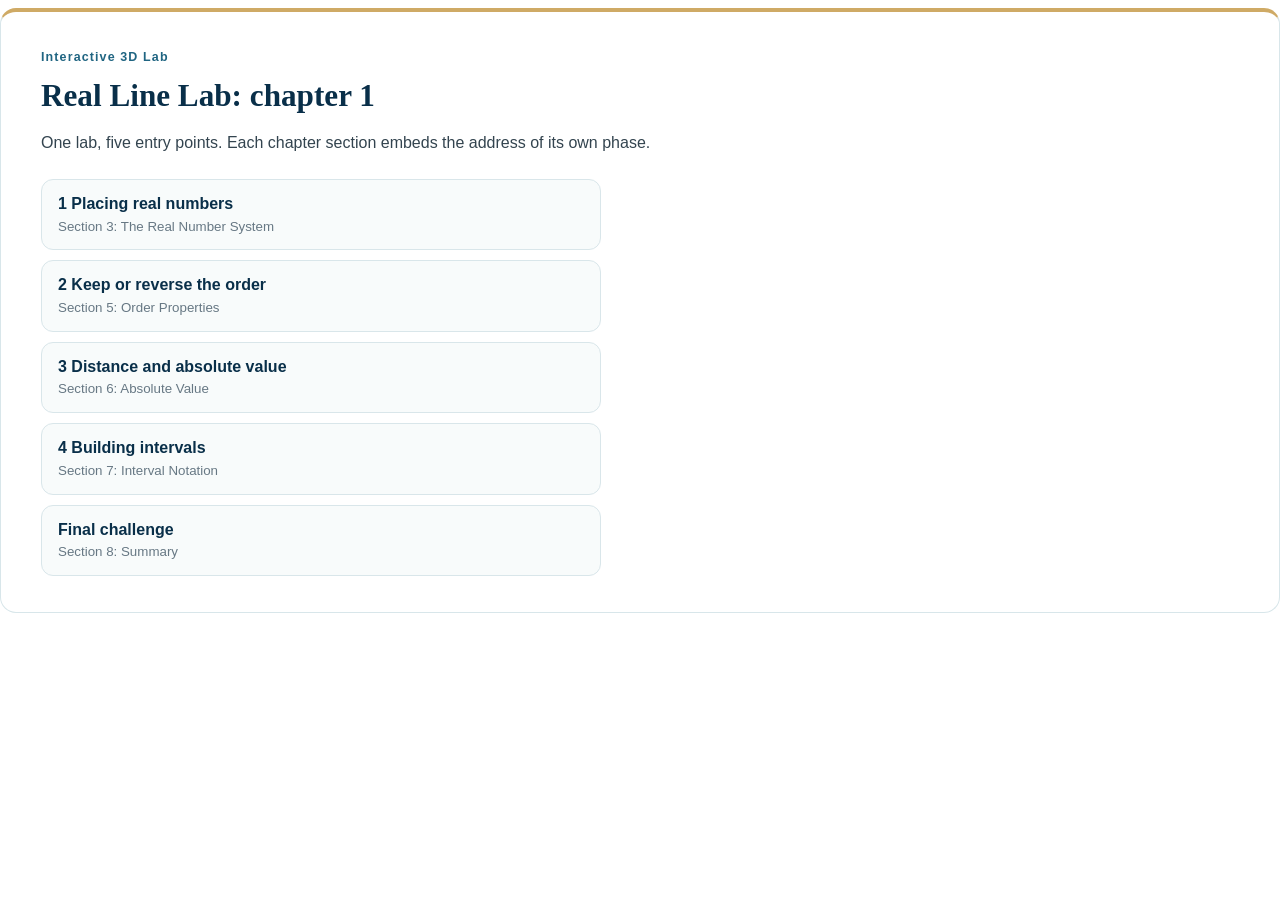
<file: cap01/index.html>
<!DOCTYPE html>
<html lang="en">
<head>
<meta charset="utf-8">
<meta name="viewport" content="width=device-width, initial-scale=1">
<title>Real Line Lab: all phases</title>
<link rel="stylesheet" href="shared/style.css">
<style>#u3d-lab-section .rl-menu{display:grid;gap:10px;max-width:560px}#u3d-lab-section .rl-menu a{display:block;text-decoration:none;color:var(--u-title);border:1px solid var(--u-line);border-radius:12px;padding:12px 16px;background:var(--u-item)}#u3d-lab-section .rl-menu a:hover{border-color:var(--u-primary);background:#fff}#u3d-lab-section .rl-menu small{display:block;color:var(--u-muted)}</style>
</head>
<body>
<section id="u3d-lab-section"><div class="u3d">
<div class="u3d-head"><span class="u3d-kicker">Interactive 3D Lab</span><h3>Real Line Lab: chapter 1</h3>
<p>One lab, five entry points. Each chapter section embeds the address of its own phase.</p></div>
<nav class="rl-menu">
<a href="locate/"><strong>1 Placing real numbers</strong><small>Section 3: The Real Number System</small></a>
<a href="order/"><strong>2 Keep or reverse the order</strong><small>Section 5: Order Properties</small></a>
<a href="distance/"><strong>3 Distance and absolute value</strong><small>Section 6: Absolute Value</small></a>
<a href="intervals/"><strong>4 Building intervals</strong><small>Section 7: Interval Notation</small></a>
<a href="challenge/"><strong>Final challenge</strong><small>Section 8: Summary</small></a>
</nav></div></section>
</body>
</html>
</file>
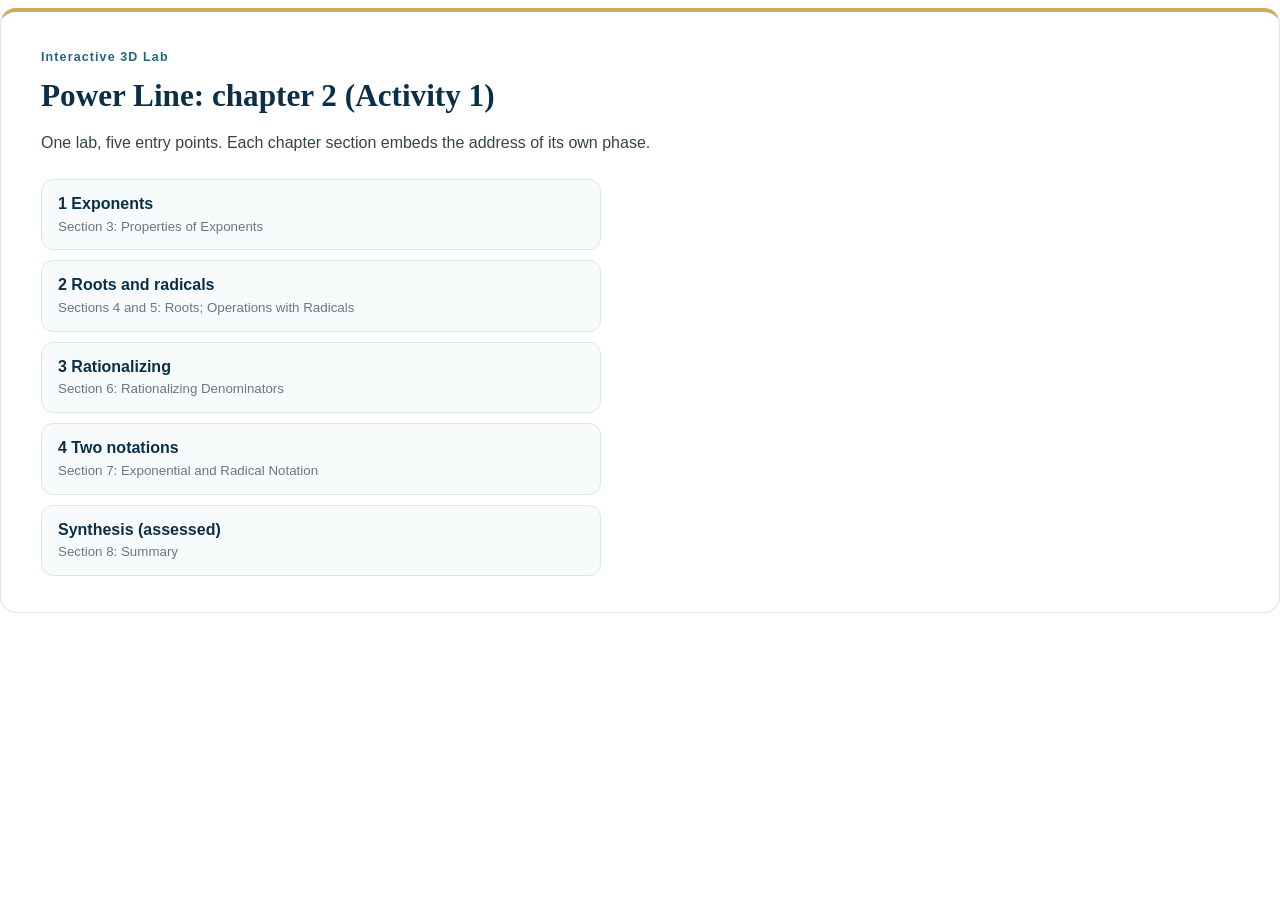
<file: cap02/index.html>
<!DOCTYPE html>
<html lang="en">
<head>
<meta charset="utf-8">
<meta name="viewport" content="width=device-width, initial-scale=1">
<title>Power Line: all phases</title>
<link rel="stylesheet" href="shared/style.css">
<style>#u3d-lab-section .rl-menu{display:grid;gap:10px;max-width:560px}#u3d-lab-section .rl-menu a{display:block;text-decoration:none;color:var(--u-title);border:1px solid var(--u-line);border-radius:12px;padding:12px 16px;background:var(--u-item)}#u3d-lab-section .rl-menu a:hover{border-color:var(--u-primary);background:#fff}#u3d-lab-section .rl-menu small{display:block;color:var(--u-muted)}</style>
</head>
<body>
<section id="u3d-lab-section"><div class="u3d">
<div class="u3d-head"><span class="u3d-kicker">Interactive 3D Lab</span><h3>Power Line: chapter 2 (Activity 1)</h3>
<p>One lab, five entry points. Each chapter section embeds the address of its own phase.</p></div>
<nav class="rl-menu">
<a href="powers/"><strong>1 Exponents</strong><small>Section 3: Properties of Exponents</small></a>
<a href="radicals/"><strong>2 Roots and radicals</strong><small>Sections 4 and 5: Roots; Operations with Radicals</small></a>
<a href="rationalize/"><strong>3 Rationalizing</strong><small>Section 6: Rationalizing Denominators</small></a>
<a href="notation/"><strong>4 Two notations</strong><small>Section 7: Exponential and Radical Notation</small></a>
<a href="synthesis/"><strong>Synthesis (assessed)</strong><small>Section 8: Summary</small></a>
</nav></div></section>
</body>
</html>
</file>
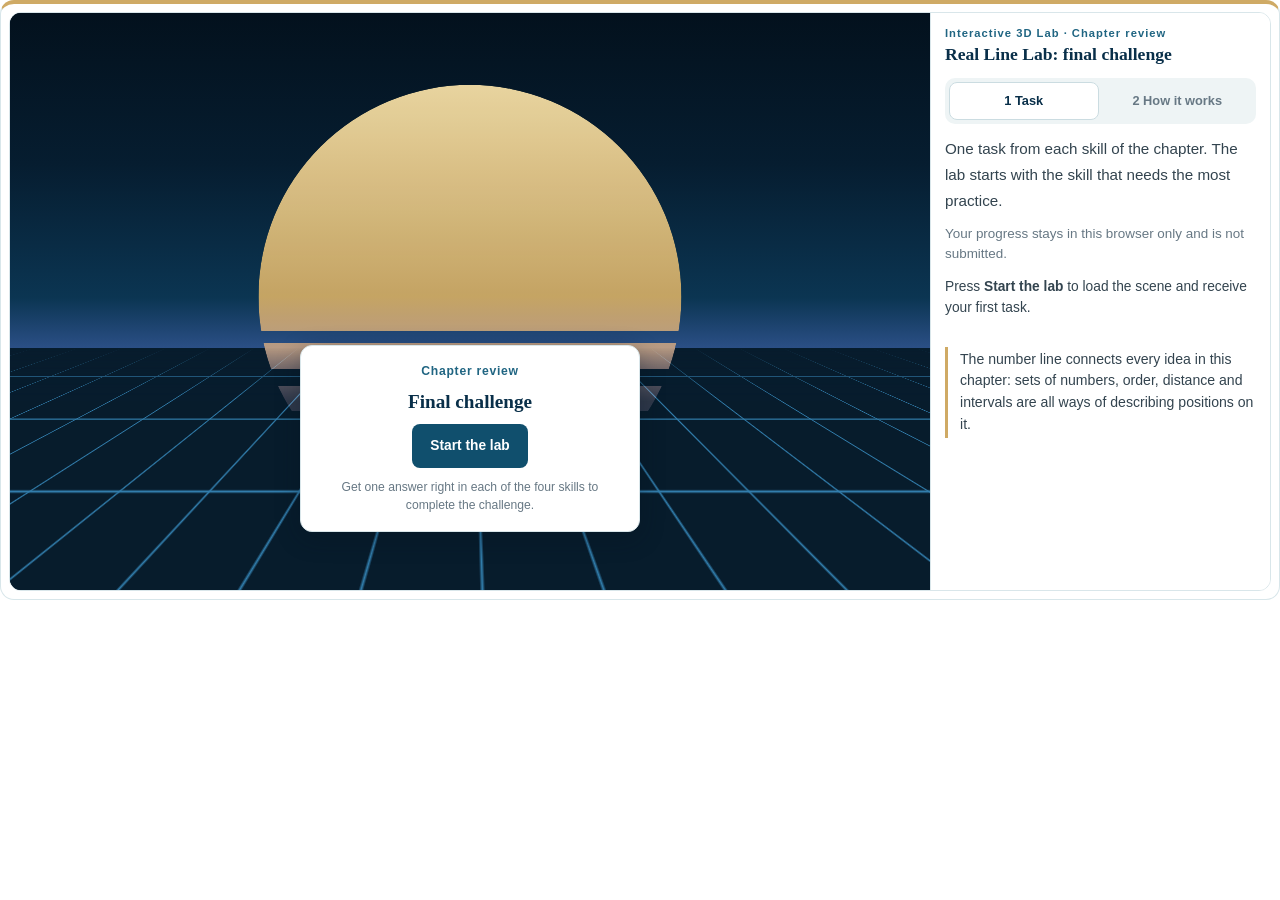
<file: cap01/challenge/index.html>
<!DOCTYPE html>
<html lang="en">
<head>
<meta charset="utf-8">
<meta name="viewport" content="width=device-width, initial-scale=1">
<title>Real Line Lab: challenge</title>
<link rel="stylesheet" href="../shared/style.css?v=20261124i">
</head>
<body>
<div id="rl-root"></div>
<script>window.RL_PHASE = 'challenge';</script>
<script src="../shared/content.js?v=20261124i"></script>
<script src="../shared/engine.js?v=20261124i"></script>
</body>
</html>
</file>
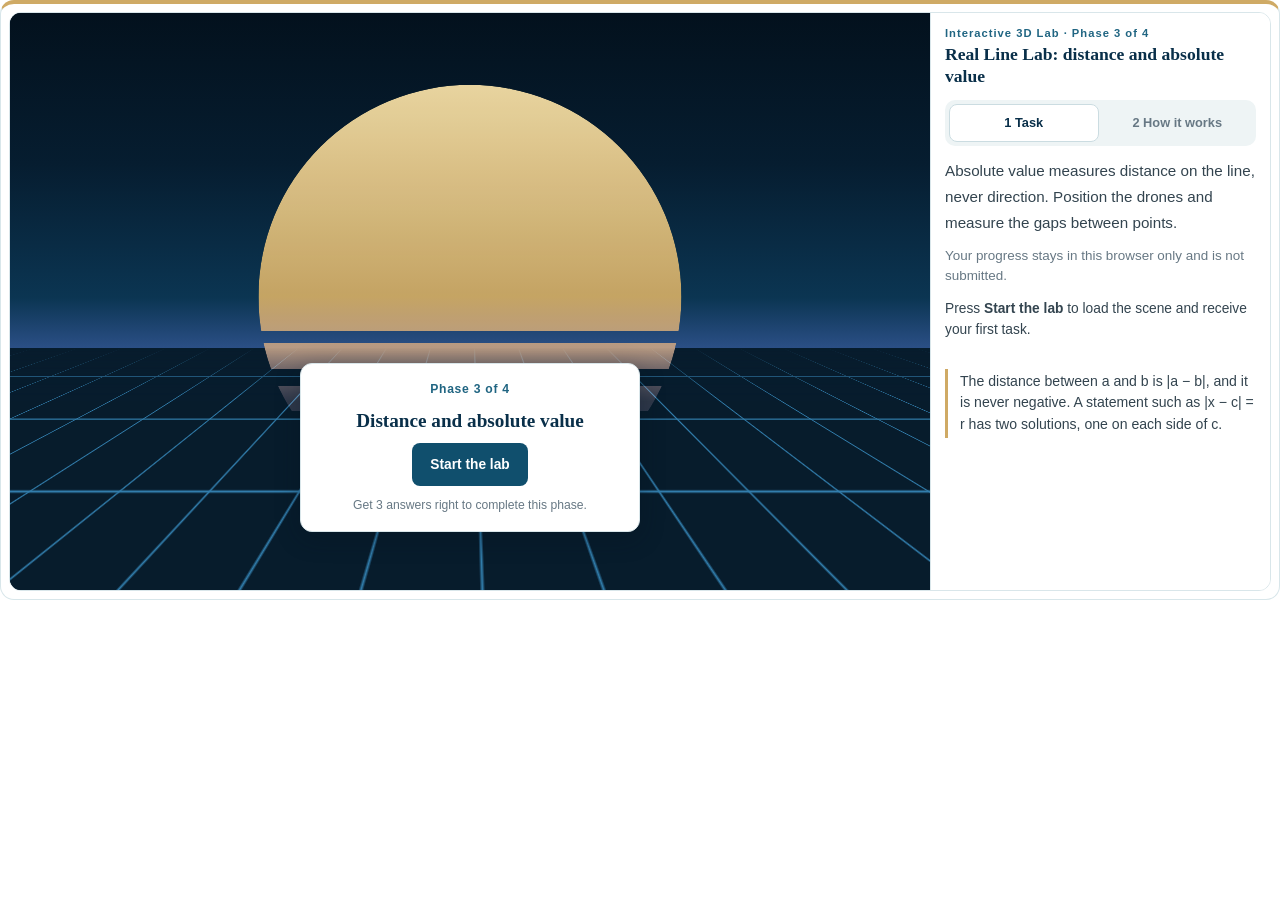
<file: cap01/distance/index.html>
<!DOCTYPE html>
<html lang="en">
<head>
<meta charset="utf-8">
<meta name="viewport" content="width=device-width, initial-scale=1">
<title>Real Line Lab: distance</title>
<link rel="stylesheet" href="../shared/style.css?v=20261124i">
</head>
<body>
<div id="rl-root"></div>
<script>window.RL_PHASE = 'distance';</script>
<script src="../shared/content.js?v=20261124i"></script>
<script src="../shared/engine.js?v=20261124i"></script>
</body>
</html>
</file>
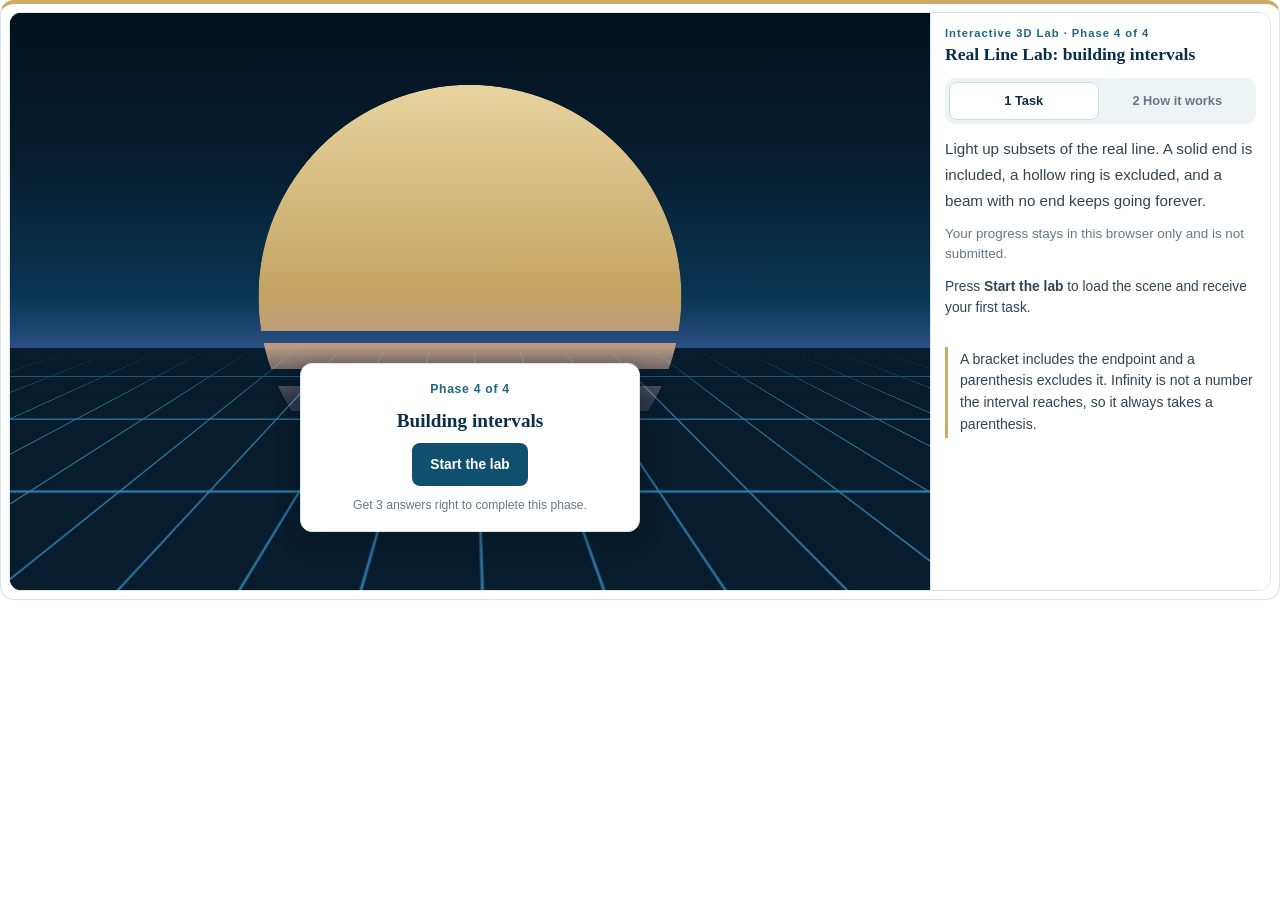
<file: cap01/intervals/index.html>
<!DOCTYPE html>
<html lang="en">
<head>
<meta charset="utf-8">
<meta name="viewport" content="width=device-width, initial-scale=1">
<title>Real Line Lab: intervals</title>
<link rel="stylesheet" href="../shared/style.css?v=20261124i">
</head>
<body>
<div id="rl-root"></div>
<script>window.RL_PHASE = 'intervals';</script>
<script src="../shared/content.js?v=20261124i"></script>
<script src="../shared/engine.js?v=20261124i"></script>
</body>
</html>
</file>
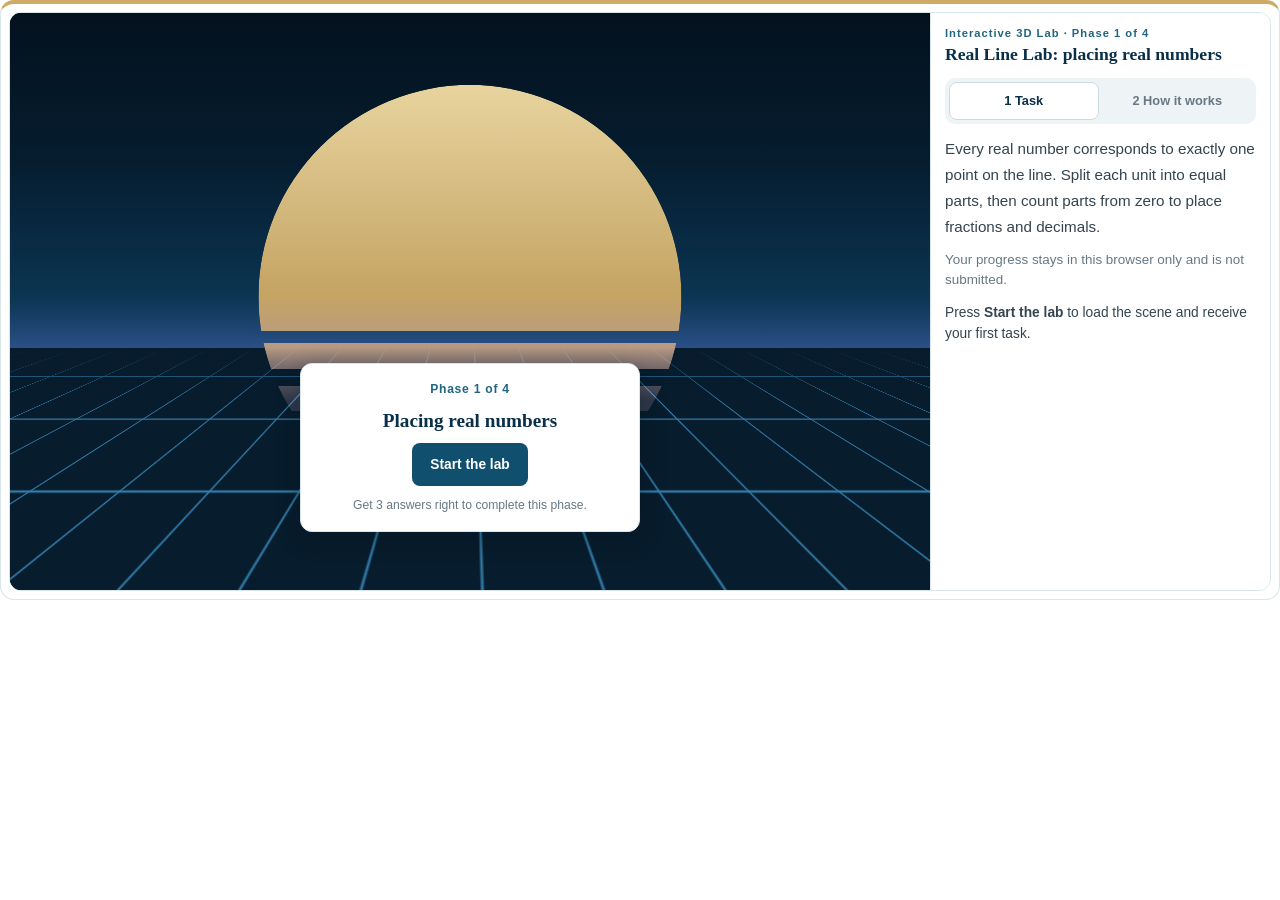
<file: cap01/locate/index.html>
<!DOCTYPE html>
<html lang="en">
<head>
<meta charset="utf-8">
<meta name="viewport" content="width=device-width, initial-scale=1">
<title>Real Line Lab: locate</title>
<link rel="stylesheet" href="../shared/style.css?v=20261124i">
</head>
<body>
<div id="rl-root"></div>
<script>window.RL_PHASE = 'locate';</script>
<script src="../shared/content.js?v=20261124i"></script>
<script src="../shared/engine.js?v=20261124i"></script>
</body>
</html>
</file>
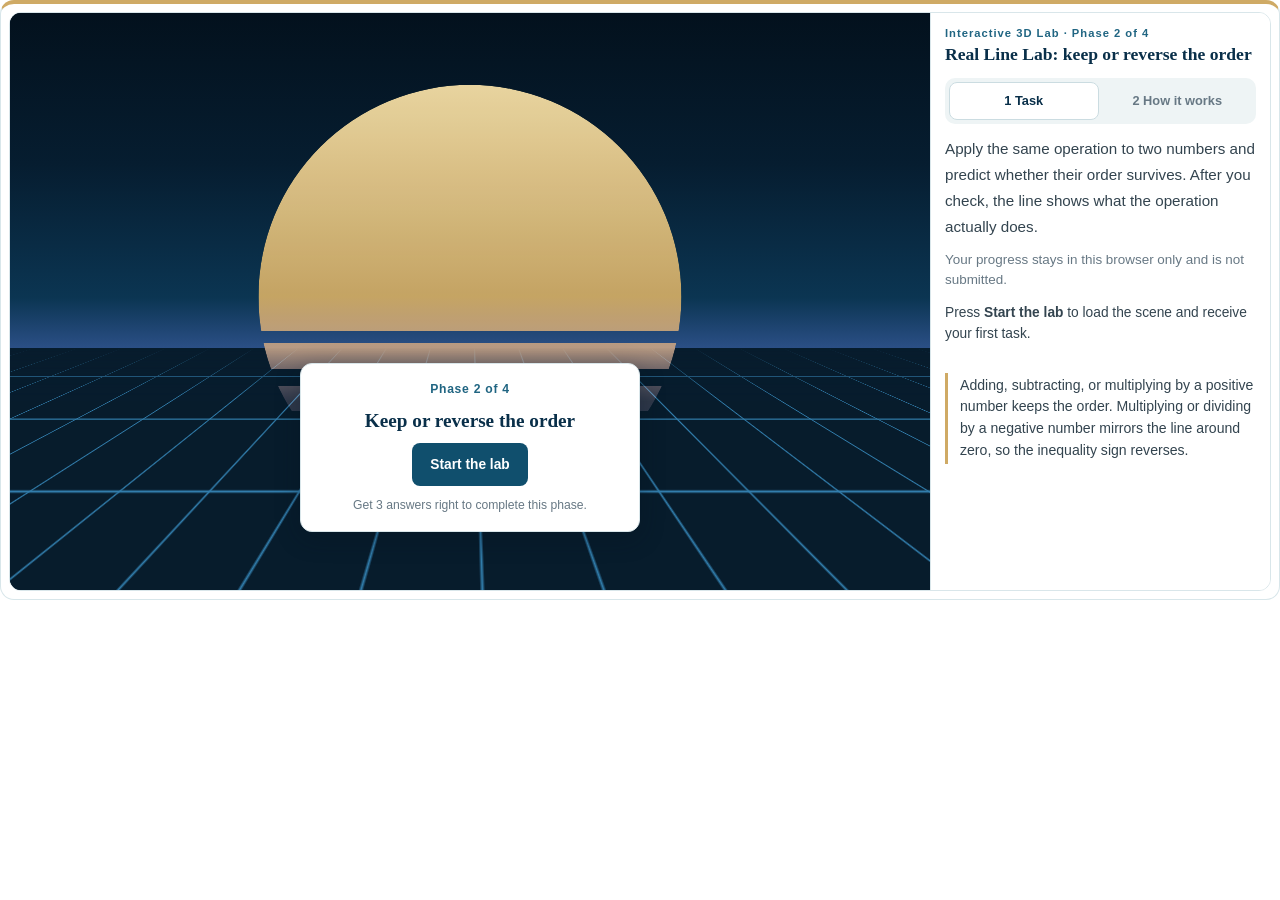
<file: cap01/order/index.html>
<!DOCTYPE html>
<html lang="en">
<head>
<meta charset="utf-8">
<meta name="viewport" content="width=device-width, initial-scale=1">
<title>Real Line Lab: order</title>
<link rel="stylesheet" href="../shared/style.css?v=20261124i">
</head>
<body>
<div id="rl-root"></div>
<script>window.RL_PHASE = 'order';</script>
<script src="../shared/content.js?v=20261124i"></script>
<script src="../shared/engine.js?v=20261124i"></script>
</body>
</html>
</file>
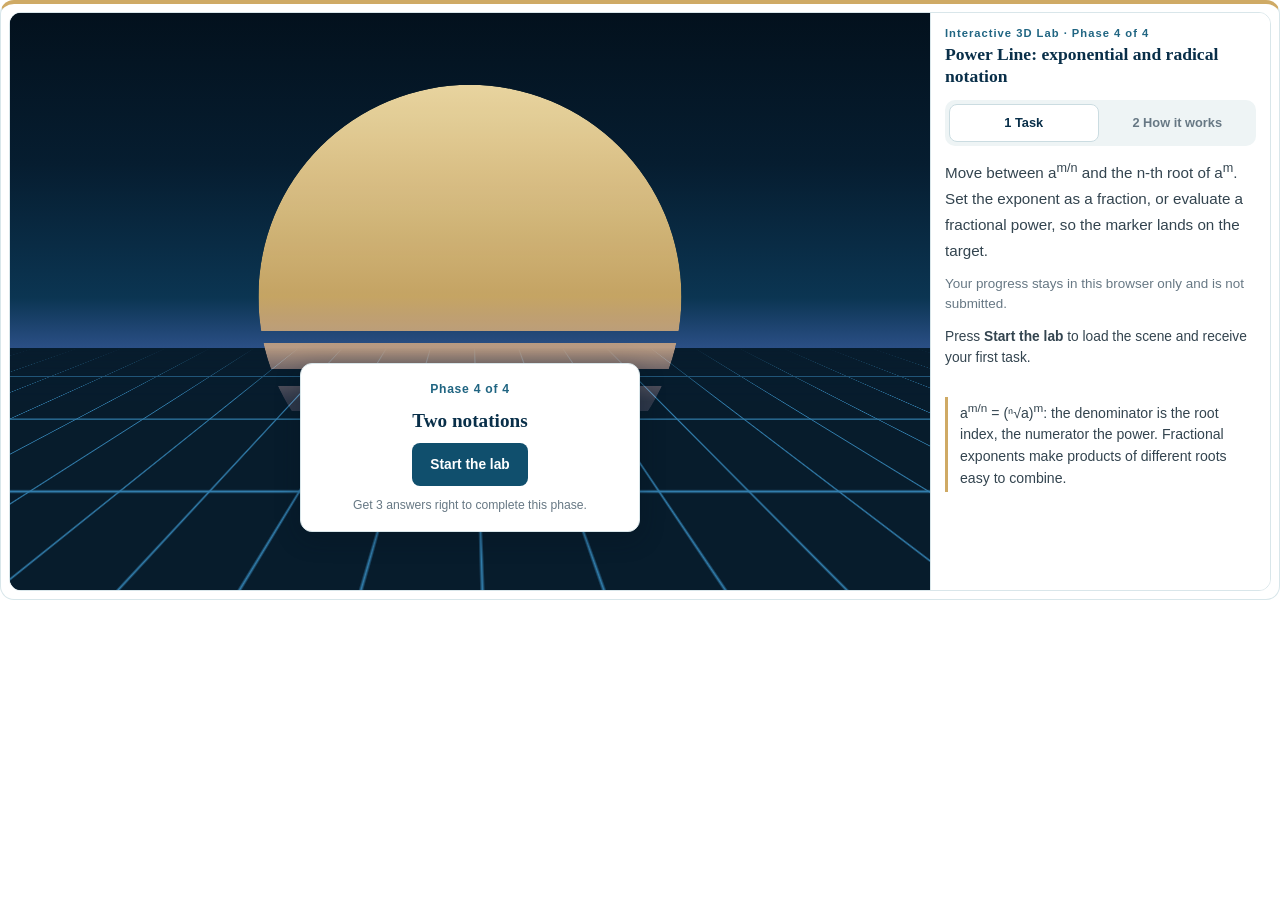
<file: cap02/notation/index.html>
<!DOCTYPE html>
<html lang="en">
<head>
<meta charset="utf-8">
<meta name="viewport" content="width=device-width, initial-scale=1">
<title>Power Line: notation</title>
<link rel="stylesheet" href="../shared/style.css?v=20261124b">
</head>
<body>
<div id="rl-root"></div>
<script>window.RL_PHASE = 'notation';</script>
<script src="../shared/content.js?v=20261124b"></script>
<script src="../shared/content2.js?v=20261124b"></script>
<script src="../shared/engine.js?v=20261124b"></script>
</body>
</html>
</file>
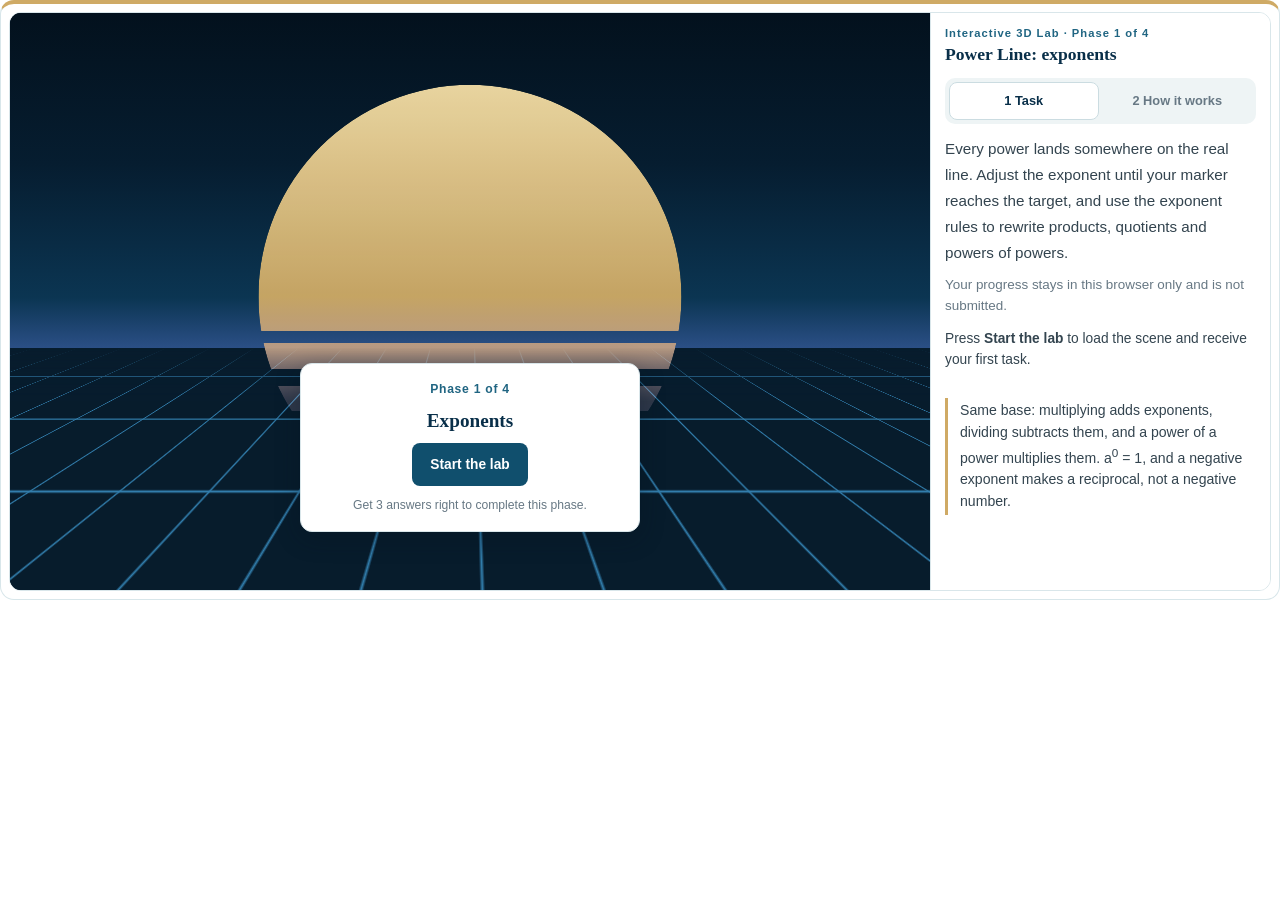
<file: cap02/powers/index.html>
<!DOCTYPE html>
<html lang="en">
<head>
<meta charset="utf-8">
<meta name="viewport" content="width=device-width, initial-scale=1">
<title>Power Line: powers</title>
<link rel="stylesheet" href="../shared/style.css?v=20261124b">
</head>
<body>
<div id="rl-root"></div>
<script>window.RL_PHASE = 'powers';</script>
<script src="../shared/content.js?v=20261124b"></script>
<script src="../shared/content2.js?v=20261124b"></script>
<script src="../shared/engine.js?v=20261124b"></script>
</body>
</html>
</file>
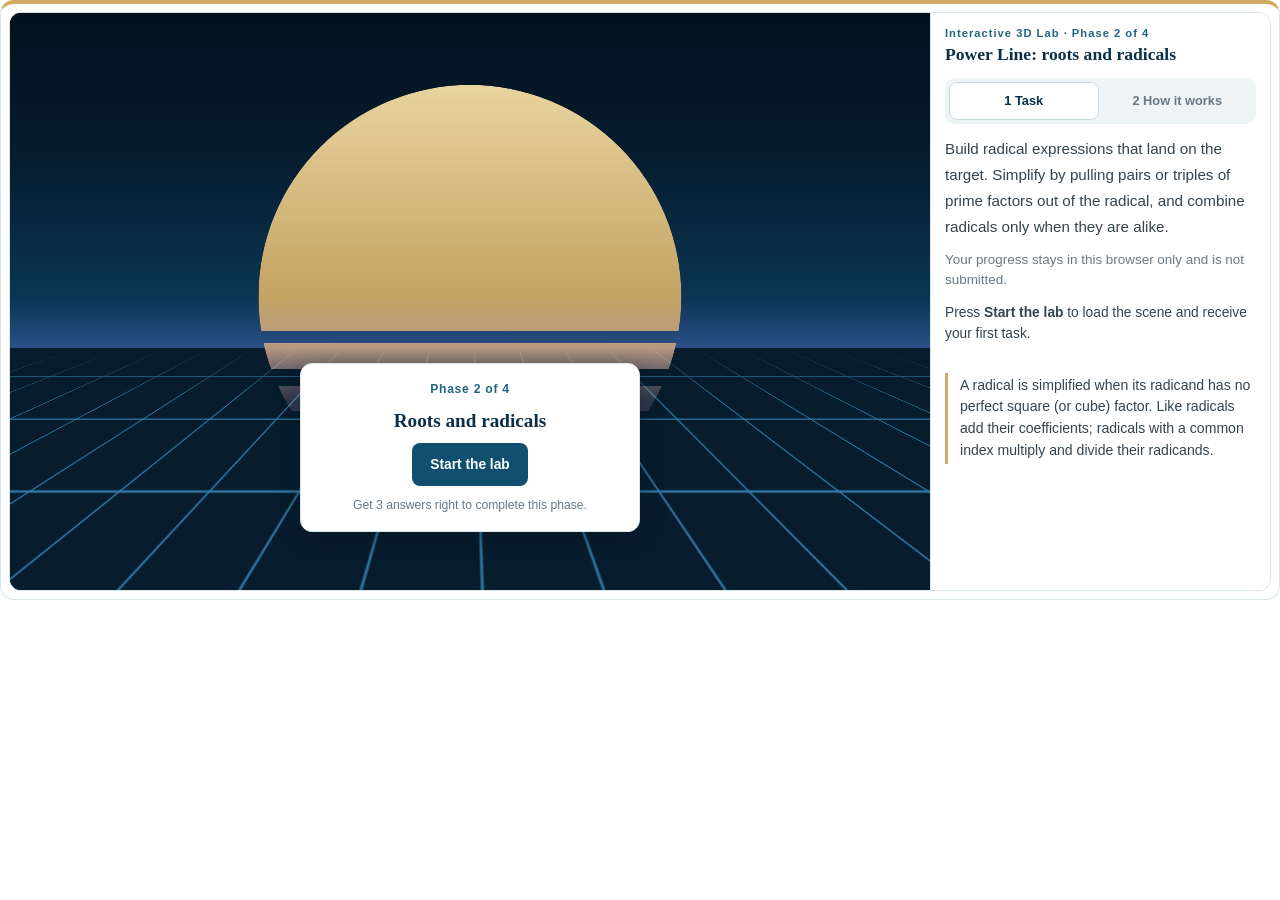
<file: cap02/radicals/index.html>
<!DOCTYPE html>
<html lang="en">
<head>
<meta charset="utf-8">
<meta name="viewport" content="width=device-width, initial-scale=1">
<title>Power Line: radicals</title>
<link rel="stylesheet" href="../shared/style.css?v=20261124b">
</head>
<body>
<div id="rl-root"></div>
<script>window.RL_PHASE = 'radicals';</script>
<script src="../shared/content.js?v=20261124b"></script>
<script src="../shared/content2.js?v=20261124b"></script>
<script src="../shared/engine.js?v=20261124b"></script>
</body>
</html>
</file>
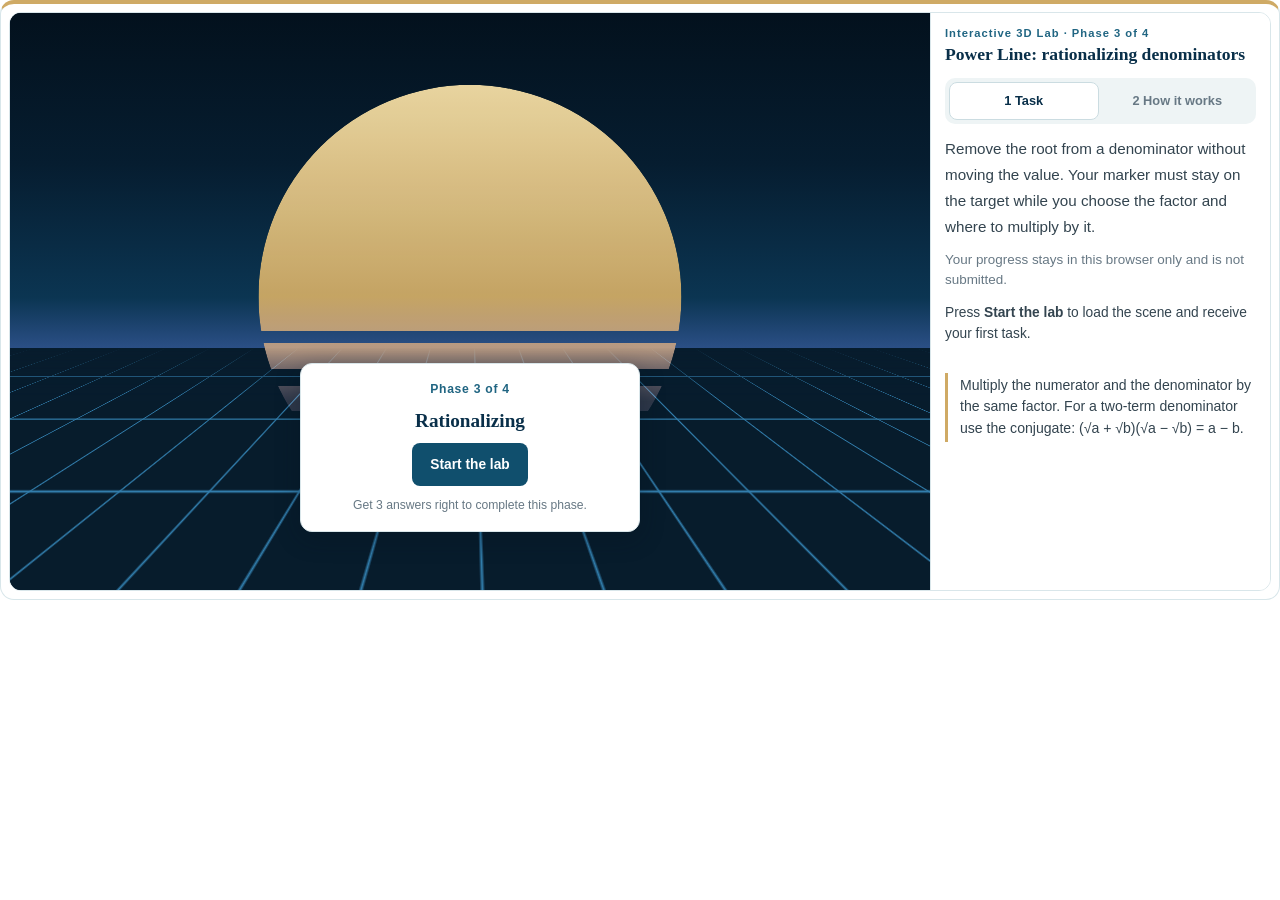
<file: cap02/rationalize/index.html>
<!DOCTYPE html>
<html lang="en">
<head>
<meta charset="utf-8">
<meta name="viewport" content="width=device-width, initial-scale=1">
<title>Power Line: rationalize</title>
<link rel="stylesheet" href="../shared/style.css?v=20261124b">
</head>
<body>
<div id="rl-root"></div>
<script>window.RL_PHASE = 'rational';</script>
<script src="../shared/content.js?v=20261124b"></script>
<script src="../shared/content2.js?v=20261124b"></script>
<script src="../shared/engine.js?v=20261124b"></script>
</body>
</html>
</file>
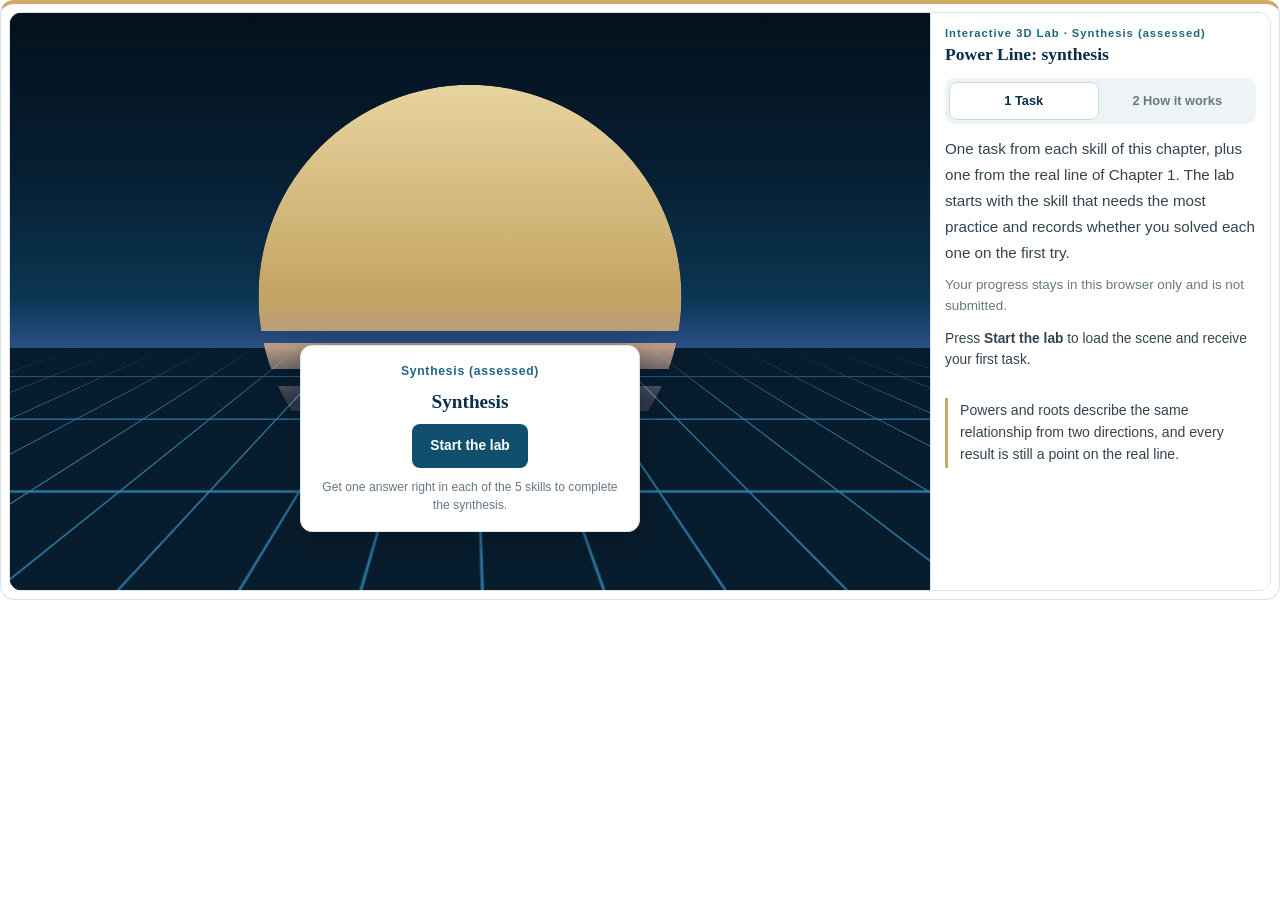
<file: cap02/synthesis/index.html>
<!DOCTYPE html>
<html lang="en">
<head>
<meta charset="utf-8">
<meta name="viewport" content="width=device-width, initial-scale=1">
<title>Power Line: synthesis</title>
<link rel="stylesheet" href="../shared/style.css?v=20261124b">
</head>
<body>
<div id="rl-root"></div>
<script>window.RL_PHASE = 'challenge';</script>
<script src="../shared/content.js?v=20261124b"></script>
<script src="../shared/content2.js?v=20261124b"></script>
<script src="../shared/engine.js?v=20261124b"></script>
</body>
</html>
</file>
<file: cap01/shared/style.css>
/* Real Line Lab - layout from the Production Architecture Lab standard */
html,body{margin:0;padding:0;background:transparent;font-family:DM Sans,Arial,sans-serif}
#u3d-lab-section .u3d{--u-gold:#cfaa65;--u-label:#206582;--u-title:#092f49;--u-text:#33444f;--u-muted:#677884;--u-line:#d9e6ea;--u-line2:#cbdce1;--u-tile:#eef4f5;--u-item:#f8fbfb;--u-primary:#104f6d;--u-primary-h:#0b3d55;--u-hl:#f5dfa6;--u-rd:#8f7ce8;--u-comp:#3f9fd8;--u-mkt:#3cb98d;--u-bad:#c9463b;--u-bad-bg:#fcf0ee;--u-ok-bg:#ecf8f3;
  --rl-stu:#b9adff;--rl-a:#7fd0ff;--rl-line:#f5dfa6;--rl-gold:#cfaa65;
  container-type:inline-size;font-family:inherit;color:var(--u-text);background:#fff;border:1px solid #d8e6ea;border-top:4px solid var(--u-gold);border-radius:16px;padding:clamp(18px,3vw,36px) clamp(16px,3.2vw,40px);margin:8px 0 28px;line-height:1.55;box-sizing:border-box}
#u3d-lab-section .u3d *,#u3d-lab-section .u3d *:before,#u3d-lab-section .u3d *:after{box-sizing:border-box}
#u3d-lab-section .u3d [hidden]{display:none!important}
#u3d-lab-section .u3d-head{max-width:78ch;margin-bottom:22px}
#u3d-lab-section .u3d-kicker{display:block;font-size:.78rem;font-weight:700;letter-spacing:.09em;color:var(--u-label);margin-bottom:10px}
#u3d-lab-section .u3d h3{font-family:Georgia,"Times New Roman",serif;font-size:clamp(1.45rem,2.6vw,1.95rem);line-height:1.2;margin:0 0 14px;color:var(--u-title);font-weight:700}
#u3d-lab-section .u3d-head p{margin:0 0 10px;font-size:1rem;line-height:1.75}
#u3d-lab-section .u3d-note{font-size:.84rem!important;color:var(--u-muted)!important;margin:0;line-height:1.5!important}
#u3d-lab-section .u3d-stage{display:grid;grid-template-columns:minmax(0,1.2fr) minmax(0,1fr);gap:20px;align-items:start}
#u3d-lab-section .u3d-left{display:flex;flex-direction:column;gap:12px;min-width:0}
#u3d-lab-section .u3d-view{position:relative;width:100%;aspect-ratio:1/1;max-height:600px;border-radius:14px;border:1px solid var(--u-line);background:#061b2c;overflow:hidden;touch-action:pan-y;cursor:grab}
#u3d-lab-section .u3d-view.dragging{cursor:grabbing}
#u3d-lab-section .u3d-canvas{position:absolute;inset:0;width:100%;height:100%;display:block}
#u3d-lab-section .u3d-labels{position:absolute;inset:0;pointer-events:none;overflow:hidden}
#u3d-lab-section .u3d-labels>div{position:absolute;left:0;top:0;visibility:hidden;white-space:nowrap}
#u3d-lab-section .rl-num{font-size:.74rem;font-weight:700;color:#e3f0f6;text-shadow:0 1px 3px #03111d;font-variant-numeric:tabular-nums}
#u3d-lab-section .rl-num.zero{color:var(--u-hl)}
#u3d-lab-section .u3d-mlabel{font-size:.72rem;font-weight:700;line-height:1.25;color:var(--u-title);background:#ffffffeb;border:1px solid var(--u-line);border-radius:8px;padding:3px 8px}
#u3d-lab-section .u3d-mlabel.gold{border-color:var(--u-gold)}
#u3d-lab-section .u3d-tools{position:absolute;top:10px;right:10px;z-index:2;display:flex;gap:6px}
#u3d-lab-section .u3d-reset,#u3d-lab-section .u3d-fs-btn{font:inherit;font-size:.78rem;font-weight:700;color:var(--u-title);background:#fff;border:1px solid var(--u-line2);border-radius:999px;padding:7px 15px;cursor:pointer}
#u3d-lab-section .u3d-reset:hover,#u3d-lab-section .u3d-fs-btn:hover{border-color:var(--u-primary);background:var(--u-tile)}
#u3d-lab-section .u3d-legend{position:absolute;left:12px;bottom:12px;display:flex;flex-wrap:wrap;gap:6px 14px;font-size:.76rem;color:var(--u-text);pointer-events:none;background:#ffffffd9;border-radius:999px;padding:4px 12px}
#u3d-lab-section .u3d-legend i{display:inline-block;width:9px;height:9px;border-radius:50%;background:var(--c);margin-right:6px;vertical-align:-1px;box-shadow:inset 0 0 0 1px #092f4933}
#u3d-lab-section .u3d-fallback{position:absolute;left:50%;top:50%;transform:translate(-50%,-50%);width:min(420px,86%);text-align:center;color:var(--u-title);font-size:.9rem;line-height:1.5;background:#fff;border:1px solid var(--u-line2);border-radius:12px;padding:16px 18px;z-index:4}

/* Cover: a lightweight synthwave poster drawn in CSS, so no 3D loads before Start */
#u3d-lab-section .rl-cover{position:absolute;inset:0;z-index:3;overflow:hidden;background:#061b2c}
#u3d-lab-section .rl-sky{position:absolute;inset:0 0 42% 0;background:linear-gradient(#03111d,#061d30 45%,#0b3552 85%,#2b4f86)}
#u3d-lab-section .rl-sun{position:absolute;left:50%;bottom:42%;width:46%;aspect-ratio:1;transform:translate(-50%,38%);border-radius:50%;background:linear-gradient(#f5dfa6,#cfaa65 50%,#8f7ce8);
  -webkit-mask:linear-gradient(#000 58%,transparent 58% 61%,#000 61% 67%,transparent 67% 71%,#000 71% 77%,transparent 77% 82%,#000 82%);mask:linear-gradient(#000 58%,transparent 58% 61%,#000 61% 67%,transparent 67% 71%,#000 71% 77%,transparent 77% 82%,#000 82%);opacity:.95}
#u3d-lab-section .rl-floor{position:absolute;left:-50%;right:-50%;bottom:0;height:42%;background:#061b2c;background-image:linear-gradient(#3f9fd8 1px,transparent 1px),linear-gradient(90deg,#3f9fd8 1px,transparent 1px);background-size:44px 44px;transform:perspective(220px) rotateX(58deg);transform-origin:50% 0;opacity:.75;-webkit-mask:linear-gradient(transparent,#000 30%);mask:linear-gradient(transparent,#000 30%)}
#u3d-lab-section .rl-cover-txt{position:absolute;left:50%;bottom:10%;transform:translateX(-50%);width:min(340px,86%);display:flex;flex-direction:column;align-items:center;gap:10px;text-align:center;background:#ffffff;border:1px solid var(--u-line);border-radius:12px;padding:16px 18px;box-shadow:0 6px 24px #03111d55}
#u3d-lab-section .rl-cover-k{font-size:.76rem;font-weight:700;letter-spacing:.06em;color:var(--u-label)}
#u3d-lab-section .rl-cover-txt strong{font-family:Georgia,"Times New Roman",serif;font-size:1.2rem;color:var(--u-title);line-height:1.25}
#u3d-lab-section .rl-cover-p{font-size:.76rem;color:var(--u-muted)}
#u3d-lab-section .rl-cover-p:empty{display:none}

/* Gauges: mastery bars, one per skill */
#u3d-lab-section .u3d-gauges{background:var(--u-item);border:1px solid var(--u-line);border-radius:12px;padding:14px 16px 12px}
#u3d-lab-section .u3d-gauge{display:grid;grid-template-columns:128px 1fr 34px;align-items:center;gap:10px;margin-bottom:9px;font-size:.88rem;opacity:.72}
#u3d-lab-section .u3d-gauge.cur{opacity:1}
#u3d-lab-section .u3d-gname{color:var(--u-title);font-weight:700}
#u3d-lab-section .u3d-bar{position:relative;height:10px;border-radius:6px;background:#e1eaed}
#u3d-lab-section .u3d-bar b{position:absolute;inset:0 auto 0 0;width:0;border-radius:6px;background:var(--u-primary);transition:width .45s cubic-bezier(.2,.8,.2,1)}
#u3d-lab-section .u3d-gauge.done .u3d-bar b{background:var(--u-mkt)}
#u3d-lab-section .u3d-gval{text-align:right;font-variant-numeric:tabular-nums;font-weight:700;color:var(--u-title)}
#u3d-lab-section .u3d-meta{display:flex;flex-wrap:wrap;gap:6px;margin-top:8px}
#u3d-lab-section .u3d-tag{font-size:.74rem;font-weight:600;background:#fff;border:1px solid var(--u-line2);border-radius:999px;padding:3px 10px;color:var(--u-title)}
#u3d-lab-section .u3d-tag.warn{border-color:var(--u-gold);background:#fbf5e6}

/* Panel */
#u3d-lab-section .u3d-panel{display:flex;flex-direction:column;gap:14px;min-width:0}
#u3d-lab-section .u3d-tabs{display:flex;gap:4px;background:var(--u-tile);padding:4px;border-radius:10px}
#u3d-lab-section .u3d-tabs button{flex:1;font:inherit;font-size:.8rem;font-weight:700;color:var(--u-muted);background:transparent;border:1px solid transparent;border-radius:8px;padding:8px 6px;cursor:pointer}
#u3d-lab-section .u3d-tabs button[aria-selected=true]{background:#fff;color:var(--u-title);border-color:var(--u-line2)}
#u3d-lab-section .u3d button:focus-visible,#u3d-lab-section .u3d input:focus-visible{outline:2px solid var(--u-primary);outline-offset:2px}
#u3d-lab-section .u3d-help{font-size:.86rem;color:var(--u-text);margin:0 0 12px}
#u3d-lab-section .u3d-act{border:1px solid var(--u-line);border-radius:12px;padding:14px 16px;background:var(--u-item)}
#u3d-lab-section .u3d-act.active{border-color:var(--u-primary);background:#fff}
#u3d-lab-section .rl-tags{margin:0 0 10px}
#u3d-lab-section .rl-prompt{margin:0 0 14px;font-size:.98rem;color:var(--u-title);line-height:1.55}
#u3d-lab-section .rl-ctl{display:flex;flex-direction:column;gap:10px}
#u3d-lab-section .rl-step{display:flex;align-items:center;justify-content:space-between;gap:10px}
#u3d-lab-section .rl-lab{font-size:.78rem;font-weight:700;color:var(--u-muted)}
#u3d-lab-section .rl-lab:empty{display:none}
#u3d-lab-section .rl-stepc{display:flex;align-items:center;gap:6px}
#u3d-lab-section .rl-stepc button{font:inherit;font-size:.72rem;width:34px;height:32px;color:var(--u-title);background:#fff;border:1px solid var(--u-line2);border-radius:8px;cursor:pointer}
#u3d-lab-section .rl-stepc button:hover:not(:disabled){border-color:var(--u-primary);background:var(--u-tile)}
#u3d-lab-section .rl-stepc output{min-width:136px;text-align:center;font-weight:700;font-size:.86rem;color:var(--u-title);font-variant-numeric:tabular-nums}
#u3d-lab-section .u3d button:disabled{opacity:.45;cursor:default}
#u3d-lab-section .rl-end{display:flex;flex-direction:column;gap:6px;padding:10px 12px;border:1px solid var(--u-line);border-radius:10px;background:var(--u-item)}
#u3d-lab-section .rl-end .rl-step{justify-content:flex-start}
#u3d-lab-section .rl-live{margin:2px 0 0;font-size:.86rem;color:var(--u-text)}
#u3d-lab-section .rl-live b{font-size:1rem;color:var(--u-title);font-variant-numeric:tabular-nums}
#u3d-lab-section .u3d-seg{display:flex;flex-wrap:wrap;gap:6px}
#u3d-lab-section .u3d-seg.rl-col{flex-direction:column}
#u3d-lab-section .u3d-seg button{flex:1 1 auto;font:inherit;font-size:.82rem;font-weight:700;color:var(--u-title);background:#fff;border:1px solid var(--u-line2);border-radius:999px;padding:8px 12px;cursor:pointer;line-height:1.2;font-variant-numeric:tabular-nums}
#u3d-lab-section .u3d-seg button:hover:not(:disabled){border-color:var(--u-primary)}
#u3d-lab-section .u3d-seg button[aria-pressed=true]{background:var(--u-primary);border-color:var(--u-primary);color:#fff}
#u3d-lab-section .rl-in{display:flex;flex-direction:column;gap:4px;font-size:.78rem;font-weight:700;color:var(--u-muted)}
#u3d-lab-section .rl-in input{font:inherit;font-size:.95rem;color:var(--u-title);background:#fff;border:1px solid var(--u-line2);border-radius:8px;padding:9px 10px;max-width:180px}
#u3d-lab-section .rl-actions{display:flex;gap:8px;margin-top:14px}
#u3d-lab-section .u3d-btn{font:inherit;font-size:.86rem;font-weight:700;cursor:pointer;color:#fff;background:var(--u-primary);border:0;border-radius:8px;padding:11px 18px}
#u3d-lab-section .u3d-btn:hover:not(:disabled){background:var(--u-primary-h)}
#u3d-lab-section .u3d-chip{font:inherit;font-size:.78rem;font-weight:700;cursor:pointer;color:var(--u-title);background:#fff;border:1px solid var(--u-line2);border-radius:999px;padding:7px 13px;align-self:flex-start;margin-top:12px}
#u3d-lab-section .u3d-chip:hover{border-color:var(--u-primary);background:var(--u-tile)}
#u3d-lab-section .u3d-result{margin-top:12px;background:var(--u-item);border:1px solid var(--u-line);border-radius:12px;padding:12px 16px}
#u3d-lab-section .u3d-result:empty{display:none}
#u3d-lab-section .u3d-result p{margin:4px 0 0;font-size:.88rem;line-height:1.55}
#u3d-lab-section .rl-fbh{font-size:.8rem;font-weight:700;letter-spacing:.03em}
#u3d-lab-section .rl-fbh.ok{color:#23845f}
#u3d-lab-section .rl-fbh.hint{color:var(--u-label)}
#u3d-lab-section .rl-fbh.bad{color:var(--u-bad)}
#u3d-lab-section .u3d-result:has(.ok){background:var(--u-ok-bg);border-color:#bfe5d4}
#u3d-lab-section .u3d-result:has(.bad){background:var(--u-bad-bg);border-color:#efc9c4}
#u3d-lab-section .rl-sub{display:block;margin-top:6px;color:var(--u-muted);font-size:.82rem}
#u3d-lab-section .u3d-takeaway{font-size:.88rem;color:var(--u-text);border-left:3px solid var(--u-gold);padding:2px 0 2px 12px;margin:4px 0 0}
#u3d-lab-section .u3d-stage.u3d-fs-on{background:#fbfcfc;padding:16px;gap:16px;grid-template-columns:minmax(0,1fr) minmax(320px,400px);align-items:stretch;overflow:auto}
#u3d-lab-section .u3d-stage.u3d-fs-on .u3d-view{aspect-ratio:auto;height:calc(100vh - 200px);max-height:none}
@container (max-width:820px){#u3d-lab-section .u3d-stage{grid-template-columns:1fr}#u3d-lab-section .u3d-view{max-height:520px}}
@media (max-width:520px){#u3d-lab-section .u3d-gauge{grid-template-columns:104px 1fr 30px;font-size:.8rem}#u3d-lab-section .rl-stepc output{min-width:110px;font-size:.8rem}#u3d-lab-section .u3d-legend{font-size:.66rem}}
@media (prefers-reduced-motion:reduce){#u3d-lab-section .u3d-bar b{transition:none}}
#u3d-lab-section .u3d-zoom{font:inherit;font-size:1rem;font-weight:700;line-height:1;color:var(--u-title);background:#fff;border:1px solid var(--u-line2);border-radius:999px;width:34px;padding:6px 0;cursor:pointer}
#u3d-lab-section .u3d-zoom:hover{border-color:var(--u-primary);background:var(--u-tile)}
#u3d-lab-section .rl-tip{position:absolute;left:50%;top:54px;transform:translateX(-50%);z-index:2;max-width:86%;text-align:center;font-size:.76rem;font-weight:700;color:var(--u-title);background:#fff;border:1px solid var(--u-line2);border-radius:999px;padding:6px 14px;pointer-events:none}
#u3d-lab-section .u3d-result p.rl-yours{margin:6px 0 2px;color:var(--u-title)}
#u3d-lab-section .rl-nav{position:absolute;top:10px;left:10px;z-index:2;display:flex;gap:6px}
#u3d-lab-section .rl-nav [aria-pressed=true]{background:var(--u-primary);border-color:var(--u-primary);color:#fff}
#u3d-lab-section .rl-walk{position:absolute;right:12px;bottom:12px;z-index:2;display:flex;flex-direction:column;align-items:flex-end;gap:6px}
#u3d-lab-section .rl-walk>div{display:flex;gap:6px}
#u3d-lab-section .rl-wb{width:auto!important;padding:8px 12px!important;font-size:.8rem!important;touch-action:none;user-select:none;-webkit-user-select:none}
#u3d-lab-section .rl-pos{font-size:.72rem;font-weight:700;color:var(--u-title);background:#ffffffd9;border-radius:999px;padding:3px 10px;font-variant-numeric:tabular-nums}
#u3d-lab-section .rl-tip{top:56px}
@media (max-width:520px){#u3d-lab-section .rl-nav,#u3d-lab-section .u3d-tools{gap:4px}#u3d-lab-section .rl-nav .u3d-reset,#u3d-lab-section .u3d-tools .u3d-reset,#u3d-lab-section .u3d-fs-btn{padding:6px 10px;font-size:.7rem}#u3d-lab-section .u3d-tools{top:46px}}
#u3d-lab-section .rl-num.zero{color:#7fe3ff}
#u3d-lab-section .rl-take.rl-fade{opacity:0;transform:translateY(-4px);transition:opacity .35s,transform .35s}
#u3d-lab-section .rl-take.rl-fade.on{opacity:1;transform:none}
@media (prefers-reduced-motion:reduce){#u3d-lab-section .rl-take.rl-fade{transition:none}}
/* Keep the scene in view while the student works in the panel (iframe-friendly) */
#u3d-lab-section .u3d-left{position:sticky;top:0;z-index:5;background:#fff;align-self:start}
#u3d-lab-section .u3d-view{aspect-ratio:auto;height:min(600px,calc(100vh - 24px));min-height:300px}
@container (max-width:820px){
  #u3d-lab-section .u3d-left{padding:8px 0 10px;margin-top:-8px;box-shadow:0 10px 12px -12px #092f4955}
  #u3d-lab-section .u3d-view{height:min(46vh,420px);min-height:240px;max-height:none}
}
/* Completion card */
#u3d-lab-section .rl-done{position:absolute;inset:0;z-index:6;display:flex;align-items:center;justify-content:center;background:#03111d99;padding:16px}
#u3d-lab-section .rl-done-card{width:min(400px,100%);background:#fff;border:1px solid var(--u-line);border-top:4px solid var(--u-gold);border-radius:12px;padding:18px 20px;display:flex;flex-direction:column;gap:8px;box-shadow:0 10px 30px #03111d66}
#u3d-lab-section .rl-done-card strong{font-family:Georgia,"Times New Roman",serif;font-size:1.25rem;color:var(--u-title);line-height:1.25}
#u3d-lab-section .rl-done-card p{margin:0;font-size:.88rem;line-height:1.55}
#u3d-lab-section .rl-done-b{display:flex;flex-wrap:wrap;gap:8px;margin-top:6px}
#u3d-lab-section .rl-done-b .quiet{margin-top:0;background:#fff;color:var(--u-title);border:1px solid var(--u-line2)}
#u3d-lab-section .rl-done-b .quiet:hover{background:var(--u-tile)}
#u3d-lab-section .rl-fin .u3d-btn.quiet{background:#fff;color:var(--u-title);border:1px solid var(--u-line2)}
@media (max-height:520px){#u3d-lab-section .u3d-view{min-height:200px}}
#u3d-lab-section .rl-chips{display:flex;flex-wrap:wrap;gap:6px;margin:0 0 12px}
#u3d-lab-section .rl-chip{font-size:.72rem;font-weight:700;color:var(--u-muted);background:var(--u-tile);border:1px dashed var(--u-line2);border-radius:999px;padding:3px 10px}
#u3d-lab-section .rl-chip.on{color:#1f7a57;background:var(--u-ok-bg);border:1px solid #bfe5d4}
/* App mode (after Start): the scene and the task panel share one window that fits the frame,
   so nothing needs scrolling to see the line while answering */
#u3d-lab-section .rl-ptitle{display:none}
#u3d-lab-section .u3d.rl-app{padding:8px;margin:0;border-radius:14px}
#u3d-lab-section .u3d.rl-app .u3d-head{display:none}
#u3d-lab-section .u3d.rl-app .u3d-stage{height:min(calc(100vh - 30px),600px);min-height:460px;gap:0;border:1px solid var(--u-line);border-radius:12px;overflow:hidden;grid-template-columns:minmax(0,1fr) minmax(300px,380px);align-items:stretch}
#u3d-lab-section .u3d.rl-app .u3d-left{position:static;padding:0;margin:0;box-shadow:none;height:100%;min-height:0}
#u3d-lab-section .u3d.rl-app .u3d-view{height:100%;max-height:none;min-height:0;border:0;border-radius:0}
#u3d-lab-section .u3d.rl-app .u3d-panel{overflow-y:auto;padding:12px 14px 16px;border-left:1px solid var(--u-line);min-height:0;background:#fff;gap:12px}
#u3d-lab-section .u3d.rl-app .rl-ptitle{display:block}
#u3d-lab-section .rl-ptitle .u3d-kicker{margin-bottom:2px;font-size:.7rem}
#u3d-lab-section .rl-ptitle strong{font-family:Georgia,"Times New Roman",serif;font-size:1.05rem;color:var(--u-title);line-height:1.25}
#u3d-lab-section .u3d.rl-app .u3d-stage.u3d-fs-on{height:100vh;border-radius:0;padding:0}
#u3d-lab-section .u3d.rl-app .u3d-stage.u3d-fs-on .u3d-view{height:100%}
@container (max-width:820px){
  #u3d-lab-section .u3d.rl-app .u3d-stage{grid-template-columns:1fr;grid-template-rows:minmax(210px,1fr) minmax(0,46%)}
  #u3d-lab-section .u3d.rl-app .u3d-left{padding:0;margin:0}
  #u3d-lab-section .u3d.rl-app .u3d-panel{border-left:0;border-top:1px solid var(--u-line);padding:10px 12px 14px}
  #u3d-lab-section .u3d.rl-app .rl-ptitle{display:none}
  #u3d-lab-section .u3d.rl-app .u3d-legend{display:none}
}

/* Toolbars never overlap: each side keeps to its half and wraps */
#u3d-lab-section .rl-nav,#u3d-lab-section .u3d-tools{flex-wrap:wrap;max-width:calc(50% - 16px)}
#u3d-lab-section .u3d-tools{justify-content:flex-end}
#u3d-lab-section .rl-nav .u3d-reset,#u3d-lab-section .u3d-tools .u3d-reset,#u3d-lab-section .u3d-fs-btn{padding:6px 12px;font-size:.74rem}
#u3d-lab-section .u3d-zoom{width:30px;padding:5px 0}
#u3d-lab-section .rl-tip{top:auto;bottom:64px}
@media (max-width:520px){#u3d-lab-section .u3d-tools{top:10px}}
/* Fixed 600 px element: scene on the left, intro then tasks on the right */
#u3d-lab-section .u3d.rl-app{height:600px;display:flex;flex-direction:column}
#u3d-lab-section .u3d.rl-app .u3d-stage{flex:1 1 auto;height:auto;min-height:0}
#u3d-lab-section .u3d.rl-app .u3d-stage.u3d-fs-on{height:100vh;flex:none}
#u3d-lab-section .rl-intro{margin:0 0 10px;font-size:.95rem;line-height:1.7;color:var(--u-text)}
#u3d-lab-section .rl-go{margin-top:12px}
/* Side by side from 600 px of width (the AVA frame is often narrower than it looks on a scaled screen) */
@container (min-width:600px){
  #u3d-lab-section .u3d.rl-app .u3d-stage{grid-template-columns:minmax(0,1fr) minmax(270px,340px);grid-template-rows:none}
  #u3d-lab-section .u3d.rl-app .u3d-panel{border-left:1px solid var(--u-line);border-top:0;padding:12px 14px 16px}
  #u3d-lab-section .u3d.rl-app .u3d-legend{display:flex}
}
/* The title and intro always stay visible in the panel */
#u3d-lab-section .u3d.rl-app .rl-ptitle{display:block!important}
#u3d-lab-section .rl-ptitle strong{display:block;font-size:1.1rem}
@container (max-width:599px){#u3d-lab-section .rl-ptitle strong{font-size:.98rem}}
</file>
<file: cap02/shared/style.css>
/* Real Line Lab - layout from the Production Architecture Lab standard */
html,body{margin:0;padding:0;background:transparent;font-family:DM Sans,Arial,sans-serif}
#u3d-lab-section .u3d{--u-gold:#cfaa65;--u-label:#206582;--u-title:#092f49;--u-text:#33444f;--u-muted:#677884;--u-line:#d9e6ea;--u-line2:#cbdce1;--u-tile:#eef4f5;--u-item:#f8fbfb;--u-primary:#104f6d;--u-primary-h:#0b3d55;--u-hl:#f5dfa6;--u-rd:#8f7ce8;--u-comp:#3f9fd8;--u-mkt:#3cb98d;--u-bad:#c9463b;--u-bad-bg:#fcf0ee;--u-ok-bg:#ecf8f3;
  --rl-stu:#b9adff;--rl-a:#7fd0ff;--rl-line:#f5dfa6;--rl-gold:#cfaa65;
  container-type:inline-size;font-family:inherit;color:var(--u-text);background:#fff;border:1px solid #d8e6ea;border-top:4px solid var(--u-gold);border-radius:16px;padding:clamp(18px,3vw,36px) clamp(16px,3.2vw,40px);margin:8px 0 28px;line-height:1.55;box-sizing:border-box}
#u3d-lab-section .u3d *,#u3d-lab-section .u3d *:before,#u3d-lab-section .u3d *:after{box-sizing:border-box}
#u3d-lab-section .u3d [hidden]{display:none!important}
#u3d-lab-section .u3d-head{max-width:78ch;margin-bottom:22px}
#u3d-lab-section .u3d-kicker{display:block;font-size:.78rem;font-weight:700;letter-spacing:.09em;color:var(--u-label);margin-bottom:10px}
#u3d-lab-section .u3d h3{font-family:Georgia,"Times New Roman",serif;font-size:clamp(1.45rem,2.6vw,1.95rem);line-height:1.2;margin:0 0 14px;color:var(--u-title);font-weight:700}
#u3d-lab-section .u3d-head p{margin:0 0 10px;font-size:1rem;line-height:1.75}
#u3d-lab-section .u3d-note{font-size:.84rem!important;color:var(--u-muted)!important;margin:0;line-height:1.5!important}
#u3d-lab-section .u3d-stage{display:grid;grid-template-columns:minmax(0,1.2fr) minmax(0,1fr);gap:20px;align-items:start}
#u3d-lab-section .u3d-left{display:flex;flex-direction:column;gap:12px;min-width:0}
#u3d-lab-section .u3d-view{position:relative;width:100%;aspect-ratio:1/1;max-height:600px;border-radius:14px;border:1px solid var(--u-line);background:#061b2c;overflow:hidden;touch-action:pan-y;cursor:grab}
#u3d-lab-section .u3d-view.dragging{cursor:grabbing}
#u3d-lab-section .u3d-canvas{position:absolute;inset:0;width:100%;height:100%;display:block}
#u3d-lab-section .u3d-labels{position:absolute;inset:0;pointer-events:none;overflow:hidden}
#u3d-lab-section .u3d-labels>div{position:absolute;left:0;top:0;visibility:hidden;white-space:nowrap}
#u3d-lab-section .rl-num{font-size:.74rem;font-weight:700;color:#e3f0f6;text-shadow:0 1px 3px #03111d;font-variant-numeric:tabular-nums}
#u3d-lab-section .rl-num.zero{color:var(--u-hl)}
#u3d-lab-section .u3d-mlabel{font-size:.72rem;font-weight:700;line-height:1.25;color:var(--u-title);background:#ffffffeb;border:1px solid var(--u-line);border-radius:8px;padding:3px 8px}
#u3d-lab-section .u3d-mlabel.gold{border-color:var(--u-gold)}
#u3d-lab-section .u3d-tools{position:absolute;top:10px;right:10px;z-index:2;display:flex;gap:6px}
#u3d-lab-section .u3d-reset,#u3d-lab-section .u3d-fs-btn{font:inherit;font-size:.78rem;font-weight:700;color:var(--u-title);background:#fff;border:1px solid var(--u-line2);border-radius:999px;padding:7px 15px;cursor:pointer}
#u3d-lab-section .u3d-reset:hover,#u3d-lab-section .u3d-fs-btn:hover{border-color:var(--u-primary);background:var(--u-tile)}
#u3d-lab-section .u3d-legend{position:absolute;left:12px;bottom:12px;display:flex;flex-wrap:wrap;gap:6px 14px;font-size:.76rem;color:var(--u-text);pointer-events:none;background:#ffffffd9;border-radius:999px;padding:4px 12px}
#u3d-lab-section .u3d-legend i{display:inline-block;width:9px;height:9px;border-radius:50%;background:var(--c);margin-right:6px;vertical-align:-1px;box-shadow:inset 0 0 0 1px #092f4933}
#u3d-lab-section .u3d-fallback{position:absolute;left:50%;top:50%;transform:translate(-50%,-50%);width:min(420px,86%);text-align:center;color:var(--u-title);font-size:.9rem;line-height:1.5;background:#fff;border:1px solid var(--u-line2);border-radius:12px;padding:16px 18px;z-index:4}

/* Cover: a lightweight synthwave poster drawn in CSS, so no 3D loads before Start */
#u3d-lab-section .rl-cover{position:absolute;inset:0;z-index:3;overflow:hidden;background:#061b2c}
#u3d-lab-section .rl-sky{position:absolute;inset:0 0 42% 0;background:linear-gradient(#03111d,#061d30 45%,#0b3552 85%,#2b4f86)}
#u3d-lab-section .rl-sun{position:absolute;left:50%;bottom:42%;width:46%;aspect-ratio:1;transform:translate(-50%,38%);border-radius:50%;background:linear-gradient(#f5dfa6,#cfaa65 50%,#8f7ce8);
  -webkit-mask:linear-gradient(#000 58%,transparent 58% 61%,#000 61% 67%,transparent 67% 71%,#000 71% 77%,transparent 77% 82%,#000 82%);mask:linear-gradient(#000 58%,transparent 58% 61%,#000 61% 67%,transparent 67% 71%,#000 71% 77%,transparent 77% 82%,#000 82%);opacity:.95}
#u3d-lab-section .rl-floor{position:absolute;left:-50%;right:-50%;bottom:0;height:42%;background:#061b2c;background-image:linear-gradient(#3f9fd8 1px,transparent 1px),linear-gradient(90deg,#3f9fd8 1px,transparent 1px);background-size:44px 44px;transform:perspective(220px) rotateX(58deg);transform-origin:50% 0;opacity:.75;-webkit-mask:linear-gradient(transparent,#000 30%);mask:linear-gradient(transparent,#000 30%)}
#u3d-lab-section .rl-cover-txt{position:absolute;left:50%;bottom:10%;transform:translateX(-50%);width:min(340px,86%);display:flex;flex-direction:column;align-items:center;gap:10px;text-align:center;background:#ffffff;border:1px solid var(--u-line);border-radius:12px;padding:16px 18px;box-shadow:0 6px 24px #03111d55}
#u3d-lab-section .rl-cover-k{font-size:.76rem;font-weight:700;letter-spacing:.06em;color:var(--u-label)}
#u3d-lab-section .rl-cover-txt strong{font-family:Georgia,"Times New Roman",serif;font-size:1.2rem;color:var(--u-title);line-height:1.25}
#u3d-lab-section .rl-cover-p{font-size:.76rem;color:var(--u-muted)}
#u3d-lab-section .rl-cover-p:empty{display:none}

/* Gauges: mastery bars, one per skill */
#u3d-lab-section .u3d-gauges{background:var(--u-item);border:1px solid var(--u-line);border-radius:12px;padding:14px 16px 12px}
#u3d-lab-section .u3d-gauge{display:grid;grid-template-columns:128px 1fr 34px;align-items:center;gap:10px;margin-bottom:9px;font-size:.88rem;opacity:.72}
#u3d-lab-section .u3d-gauge.cur{opacity:1}
#u3d-lab-section .u3d-gname{color:var(--u-title);font-weight:700}
#u3d-lab-section .u3d-bar{position:relative;height:10px;border-radius:6px;background:#e1eaed}
#u3d-lab-section .u3d-bar b{position:absolute;inset:0 auto 0 0;width:0;border-radius:6px;background:var(--u-primary);transition:width .45s cubic-bezier(.2,.8,.2,1)}
#u3d-lab-section .u3d-gauge.done .u3d-bar b{background:var(--u-mkt)}
#u3d-lab-section .u3d-gval{text-align:right;font-variant-numeric:tabular-nums;font-weight:700;color:var(--u-title)}
#u3d-lab-section .u3d-meta{display:flex;flex-wrap:wrap;gap:6px;margin-top:8px}
#u3d-lab-section .u3d-tag{font-size:.74rem;font-weight:600;background:#fff;border:1px solid var(--u-line2);border-radius:999px;padding:3px 10px;color:var(--u-title)}
#u3d-lab-section .u3d-tag.warn{border-color:var(--u-gold);background:#fbf5e6}

/* Panel */
#u3d-lab-section .u3d-panel{display:flex;flex-direction:column;gap:14px;min-width:0}
#u3d-lab-section .u3d-tabs{display:flex;gap:4px;background:var(--u-tile);padding:4px;border-radius:10px}
#u3d-lab-section .u3d-tabs button{flex:1;font:inherit;font-size:.8rem;font-weight:700;color:var(--u-muted);background:transparent;border:1px solid transparent;border-radius:8px;padding:8px 6px;cursor:pointer}
#u3d-lab-section .u3d-tabs button[aria-selected=true]{background:#fff;color:var(--u-title);border-color:var(--u-line2)}
#u3d-lab-section .u3d button:focus-visible,#u3d-lab-section .u3d input:focus-visible{outline:2px solid var(--u-primary);outline-offset:2px}
#u3d-lab-section .u3d-help{font-size:.86rem;color:var(--u-text);margin:0 0 12px}
#u3d-lab-section .u3d-act{border:1px solid var(--u-line);border-radius:12px;padding:14px 16px;background:var(--u-item)}
#u3d-lab-section .u3d-act.active{border-color:var(--u-primary);background:#fff}
#u3d-lab-section .rl-tags{margin:0 0 10px}
#u3d-lab-section .rl-prompt{margin:0 0 14px;font-size:.98rem;color:var(--u-title);line-height:1.55}
#u3d-lab-section .rl-ctl{display:flex;flex-direction:column;gap:10px}
#u3d-lab-section .rl-step{display:flex;align-items:center;justify-content:space-between;gap:10px}
#u3d-lab-section .rl-lab{font-size:.78rem;font-weight:700;color:var(--u-muted)}
#u3d-lab-section .rl-lab:empty{display:none}
#u3d-lab-section .rl-stepc{display:flex;align-items:center;gap:6px}
#u3d-lab-section .rl-stepc button{font:inherit;font-size:.72rem;width:34px;height:32px;color:var(--u-title);background:#fff;border:1px solid var(--u-line2);border-radius:8px;cursor:pointer}
#u3d-lab-section .rl-stepc button:hover:not(:disabled){border-color:var(--u-primary);background:var(--u-tile)}
#u3d-lab-section .rl-stepc output{min-width:136px;text-align:center;font-weight:700;font-size:.86rem;color:var(--u-title);font-variant-numeric:tabular-nums}
#u3d-lab-section .u3d button:disabled{opacity:.45;cursor:default}
#u3d-lab-section .rl-end{display:flex;flex-direction:column;gap:6px;padding:10px 12px;border:1px solid var(--u-line);border-radius:10px;background:var(--u-item)}
#u3d-lab-section .rl-end .rl-step{justify-content:flex-start}
#u3d-lab-section .rl-live{margin:2px 0 0;font-size:.86rem;color:var(--u-text)}
#u3d-lab-section .rl-live b{font-size:1rem;color:var(--u-title);font-variant-numeric:tabular-nums}
#u3d-lab-section .u3d-seg{display:flex;flex-wrap:wrap;gap:6px}
#u3d-lab-section .u3d-seg.rl-col{flex-direction:column}
#u3d-lab-section .u3d-seg button{flex:1 1 auto;font:inherit;font-size:.82rem;font-weight:700;color:var(--u-title);background:#fff;border:1px solid var(--u-line2);border-radius:999px;padding:8px 12px;cursor:pointer;line-height:1.2;font-variant-numeric:tabular-nums}
#u3d-lab-section .u3d-seg button:hover:not(:disabled){border-color:var(--u-primary)}
#u3d-lab-section .u3d-seg button[aria-pressed=true]{background:var(--u-primary);border-color:var(--u-primary);color:#fff}
#u3d-lab-section .rl-in{display:flex;flex-direction:column;gap:4px;font-size:.78rem;font-weight:700;color:var(--u-muted)}
#u3d-lab-section .rl-in input{font:inherit;font-size:.95rem;color:var(--u-title);background:#fff;border:1px solid var(--u-line2);border-radius:8px;padding:9px 10px;max-width:180px}
#u3d-lab-section .rl-actions{display:flex;gap:8px;margin-top:14px}
#u3d-lab-section .u3d-btn{font:inherit;font-size:.86rem;font-weight:700;cursor:pointer;color:#fff;background:var(--u-primary);border:0;border-radius:8px;padding:11px 18px}
#u3d-lab-section .u3d-btn:hover:not(:disabled){background:var(--u-primary-h)}
#u3d-lab-section .u3d-chip{font:inherit;font-size:.78rem;font-weight:700;cursor:pointer;color:var(--u-title);background:#fff;border:1px solid var(--u-line2);border-radius:999px;padding:7px 13px;align-self:flex-start;margin-top:12px}
#u3d-lab-section .u3d-chip:hover{border-color:var(--u-primary);background:var(--u-tile)}
#u3d-lab-section .u3d-result{margin-top:12px;background:var(--u-item);border:1px solid var(--u-line);border-radius:12px;padding:12px 16px}
#u3d-lab-section .u3d-result:empty{display:none}
#u3d-lab-section .u3d-result p{margin:4px 0 0;font-size:.88rem;line-height:1.55}
#u3d-lab-section .rl-fbh{font-size:.8rem;font-weight:700;letter-spacing:.03em}
#u3d-lab-section .rl-fbh.ok{color:#23845f}
#u3d-lab-section .rl-fbh.hint{color:var(--u-label)}
#u3d-lab-section .rl-fbh.bad{color:var(--u-bad)}
#u3d-lab-section .u3d-result:has(.ok){background:var(--u-ok-bg);border-color:#bfe5d4}
#u3d-lab-section .u3d-result:has(.bad){background:var(--u-bad-bg);border-color:#efc9c4}
#u3d-lab-section .rl-sub{display:block;margin-top:6px;color:var(--u-muted);font-size:.82rem}
#u3d-lab-section .u3d-takeaway{font-size:.88rem;color:var(--u-text);border-left:3px solid var(--u-gold);padding:2px 0 2px 12px;margin:4px 0 0}
#u3d-lab-section .u3d-stage.u3d-fs-on{background:#fbfcfc;padding:16px;gap:16px;grid-template-columns:minmax(0,1fr) minmax(320px,400px);align-items:stretch;overflow:auto}
#u3d-lab-section .u3d-stage.u3d-fs-on .u3d-view{aspect-ratio:auto;height:calc(100vh - 200px);max-height:none}
@container (max-width:820px){#u3d-lab-section .u3d-stage{grid-template-columns:1fr}#u3d-lab-section .u3d-view{max-height:520px}}
@media (max-width:520px){#u3d-lab-section .u3d-gauge{grid-template-columns:104px 1fr 30px;font-size:.8rem}#u3d-lab-section .rl-stepc output{min-width:110px;font-size:.8rem}#u3d-lab-section .u3d-legend{font-size:.66rem}}
@media (prefers-reduced-motion:reduce){#u3d-lab-section .u3d-bar b{transition:none}}
#u3d-lab-section .u3d-zoom{font:inherit;font-size:1rem;font-weight:700;line-height:1;color:var(--u-title);background:#fff;border:1px solid var(--u-line2);border-radius:999px;width:34px;padding:6px 0;cursor:pointer}
#u3d-lab-section .u3d-zoom:hover{border-color:var(--u-primary);background:var(--u-tile)}
#u3d-lab-section .rl-tip{position:absolute;left:50%;top:54px;transform:translateX(-50%);z-index:2;max-width:86%;text-align:center;font-size:.76rem;font-weight:700;color:var(--u-title);background:#fff;border:1px solid var(--u-line2);border-radius:999px;padding:6px 14px;pointer-events:none}
#u3d-lab-section .u3d-result p.rl-yours{margin:6px 0 2px;color:var(--u-title)}
#u3d-lab-section .rl-nav{position:absolute;top:10px;left:10px;z-index:2;display:flex;gap:6px}
#u3d-lab-section .rl-nav [aria-pressed=true]{background:var(--u-primary);border-color:var(--u-primary);color:#fff}
#u3d-lab-section .rl-walk{position:absolute;right:12px;bottom:12px;z-index:2;display:flex;flex-direction:column;align-items:flex-end;gap:6px}
#u3d-lab-section .rl-walk>div{display:flex;gap:6px}
#u3d-lab-section .rl-wb{width:auto!important;padding:8px 12px!important;font-size:.8rem!important;touch-action:none;user-select:none;-webkit-user-select:none}
#u3d-lab-section .rl-pos{font-size:.72rem;font-weight:700;color:var(--u-title);background:#ffffffd9;border-radius:999px;padding:3px 10px;font-variant-numeric:tabular-nums}
#u3d-lab-section .rl-tip{top:56px}
@media (max-width:520px){#u3d-lab-section .rl-nav,#u3d-lab-section .u3d-tools{gap:4px}#u3d-lab-section .rl-nav .u3d-reset,#u3d-lab-section .u3d-tools .u3d-reset,#u3d-lab-section .u3d-fs-btn{padding:6px 10px;font-size:.7rem}#u3d-lab-section .u3d-tools{top:46px}}
#u3d-lab-section .rl-num.zero{color:#7fe3ff}
#u3d-lab-section .rl-take.rl-fade{opacity:0;transform:translateY(-4px);transition:opacity .35s,transform .35s}
#u3d-lab-section .rl-take.rl-fade.on{opacity:1;transform:none}
@media (prefers-reduced-motion:reduce){#u3d-lab-section .rl-take.rl-fade{transition:none}}
/* Keep the scene in view while the student works in the panel (iframe-friendly) */
#u3d-lab-section .u3d-left{position:sticky;top:0;z-index:5;background:#fff;align-self:start}
#u3d-lab-section .u3d-view{aspect-ratio:auto;height:min(600px,calc(100vh - 24px));min-height:300px}
@container (max-width:820px){
  #u3d-lab-section .u3d-left{padding:8px 0 10px;margin-top:-8px;box-shadow:0 10px 12px -12px #092f4955}
  #u3d-lab-section .u3d-view{height:min(46vh,420px);min-height:240px;max-height:none}
}
/* Completion card */
#u3d-lab-section .rl-done{position:absolute;inset:0;z-index:6;display:flex;align-items:center;justify-content:center;background:#03111d99;padding:16px}
#u3d-lab-section .rl-done-card{width:min(400px,100%);background:#fff;border:1px solid var(--u-line);border-top:4px solid var(--u-gold);border-radius:12px;padding:18px 20px;display:flex;flex-direction:column;gap:8px;box-shadow:0 10px 30px #03111d66}
#u3d-lab-section .rl-done-card strong{font-family:Georgia,"Times New Roman",serif;font-size:1.25rem;color:var(--u-title);line-height:1.25}
#u3d-lab-section .rl-done-card p{margin:0;font-size:.88rem;line-height:1.55}
#u3d-lab-section .rl-done-b{display:flex;flex-wrap:wrap;gap:8px;margin-top:6px}
#u3d-lab-section .rl-done-b .quiet{margin-top:0;background:#fff;color:var(--u-title);border:1px solid var(--u-line2)}
#u3d-lab-section .rl-done-b .quiet:hover{background:var(--u-tile)}
#u3d-lab-section .rl-fin .u3d-btn.quiet{background:#fff;color:var(--u-title);border:1px solid var(--u-line2)}
@media (max-height:520px){#u3d-lab-section .u3d-view{min-height:200px}}
#u3d-lab-section .rl-chips{display:flex;flex-wrap:wrap;gap:6px;margin:0 0 12px}
#u3d-lab-section .rl-chip{font-size:.72rem;font-weight:700;color:var(--u-muted);background:var(--u-tile);border:1px dashed var(--u-line2);border-radius:999px;padding:3px 10px}
#u3d-lab-section .rl-chip.on{color:#1f7a57;background:var(--u-ok-bg);border:1px solid #bfe5d4}
/* App mode (after Start): the scene and the task panel share one window that fits the frame,
   so nothing needs scrolling to see the line while answering */
#u3d-lab-section .rl-ptitle{display:none}
#u3d-lab-section .u3d.rl-app{padding:8px;margin:0;border-radius:14px}
#u3d-lab-section .u3d.rl-app .u3d-head{display:none}
#u3d-lab-section .u3d.rl-app .u3d-stage{height:min(calc(100vh - 30px),600px);min-height:460px;gap:0;border:1px solid var(--u-line);border-radius:12px;overflow:hidden;grid-template-columns:minmax(0,1fr) minmax(300px,380px);align-items:stretch}
#u3d-lab-section .u3d.rl-app .u3d-left{position:static;padding:0;margin:0;box-shadow:none;height:100%;min-height:0}
#u3d-lab-section .u3d.rl-app .u3d-view{height:100%;max-height:none;min-height:0;border:0;border-radius:0}
#u3d-lab-section .u3d.rl-app .u3d-panel{overflow-y:auto;padding:12px 14px 16px;border-left:1px solid var(--u-line);min-height:0;background:#fff;gap:12px}
#u3d-lab-section .u3d.rl-app .rl-ptitle{display:block}
#u3d-lab-section .rl-ptitle .u3d-kicker{margin-bottom:2px;font-size:.7rem}
#u3d-lab-section .rl-ptitle strong{font-family:Georgia,"Times New Roman",serif;font-size:1.05rem;color:var(--u-title);line-height:1.25}
#u3d-lab-section .u3d.rl-app .u3d-stage.u3d-fs-on{height:100vh;border-radius:0;padding:0}
#u3d-lab-section .u3d.rl-app .u3d-stage.u3d-fs-on .u3d-view{height:100%}
@container (max-width:820px){
  #u3d-lab-section .u3d.rl-app .u3d-stage{grid-template-columns:1fr;grid-template-rows:minmax(210px,1fr) minmax(0,46%)}
  #u3d-lab-section .u3d.rl-app .u3d-left{padding:0;margin:0}
  #u3d-lab-section .u3d.rl-app .u3d-panel{border-left:0;border-top:1px solid var(--u-line);padding:10px 12px 14px}
  #u3d-lab-section .u3d.rl-app .rl-ptitle{display:none}
  #u3d-lab-section .u3d.rl-app .u3d-legend{display:none}
}

/* Toolbars never overlap: each side keeps to its half and wraps */
#u3d-lab-section .rl-nav,#u3d-lab-section .u3d-tools{flex-wrap:wrap;max-width:calc(50% - 16px)}
#u3d-lab-section .u3d-tools{justify-content:flex-end}
#u3d-lab-section .rl-nav .u3d-reset,#u3d-lab-section .u3d-tools .u3d-reset,#u3d-lab-section .u3d-fs-btn{padding:6px 12px;font-size:.74rem}
#u3d-lab-section .u3d-zoom{width:30px;padding:5px 0}
#u3d-lab-section .rl-tip{top:auto;bottom:64px}
@media (max-width:520px){#u3d-lab-section .u3d-tools{top:10px}}
/* Fixed 600 px element: scene on the left, intro then tasks on the right */
#u3d-lab-section .u3d.rl-app{height:600px;display:flex;flex-direction:column}
#u3d-lab-section .u3d.rl-app .u3d-stage{flex:1 1 auto;height:auto;min-height:0}
#u3d-lab-section .u3d.rl-app .u3d-stage.u3d-fs-on{height:100vh;flex:none}
#u3d-lab-section .rl-intro{margin:0 0 10px;font-size:.95rem;line-height:1.7;color:var(--u-text)}
#u3d-lab-section .rl-go{margin-top:12px}
/* Side by side from 600 px of width (the AVA frame is often narrower than it looks on a scaled screen) */
@container (min-width:600px){
  #u3d-lab-section .u3d.rl-app .u3d-stage{grid-template-columns:minmax(0,1fr) minmax(270px,340px);grid-template-rows:none}
  #u3d-lab-section .u3d.rl-app .u3d-panel{border-left:1px solid var(--u-line);border-top:0;padding:12px 14px 16px}
  #u3d-lab-section .u3d.rl-app .u3d-legend{display:flex}
}
/* The title and intro always stay visible in the panel */
#u3d-lab-section .u3d.rl-app .rl-ptitle{display:block!important}
#u3d-lab-section .rl-ptitle strong{display:block;font-size:1.1rem}
@container (max-width:599px){#u3d-lab-section .rl-ptitle strong{font-size:.98rem}}
#u3d-lab-section .rl-pin{width:84px;text-align:center;font:inherit;font-weight:700;font-size:.9rem;color:var(--u-title);background:#fff;border:1px solid var(--u-line2);border-radius:8px;padding:6px 4px;font-variant-numeric:tabular-nums}
#u3d-lab-section .rl-pstep{margin-top:4px}
#u3d-lab-section .rl-res{font-size:.86rem;color:var(--u-text)}
#u3d-lab-section .rl-res p{margin:2px 0 4px}
#u3d-lab-section .rl-res ul{margin:0;padding-left:18px}
#u3d-lab-section .rl-prompt sup,#u3d-lab-section .rl-live sup,#u3d-lab-section .u3d-result sup,#u3d-lab-section .u3d-mlabel sup,#u3d-lab-section .u3d-seg sup{font-size:.7em;line-height:0}
#u3d-lab-section .rl-wait{font-weight:400;color:var(--u-muted);font-style:italic}
</file>
